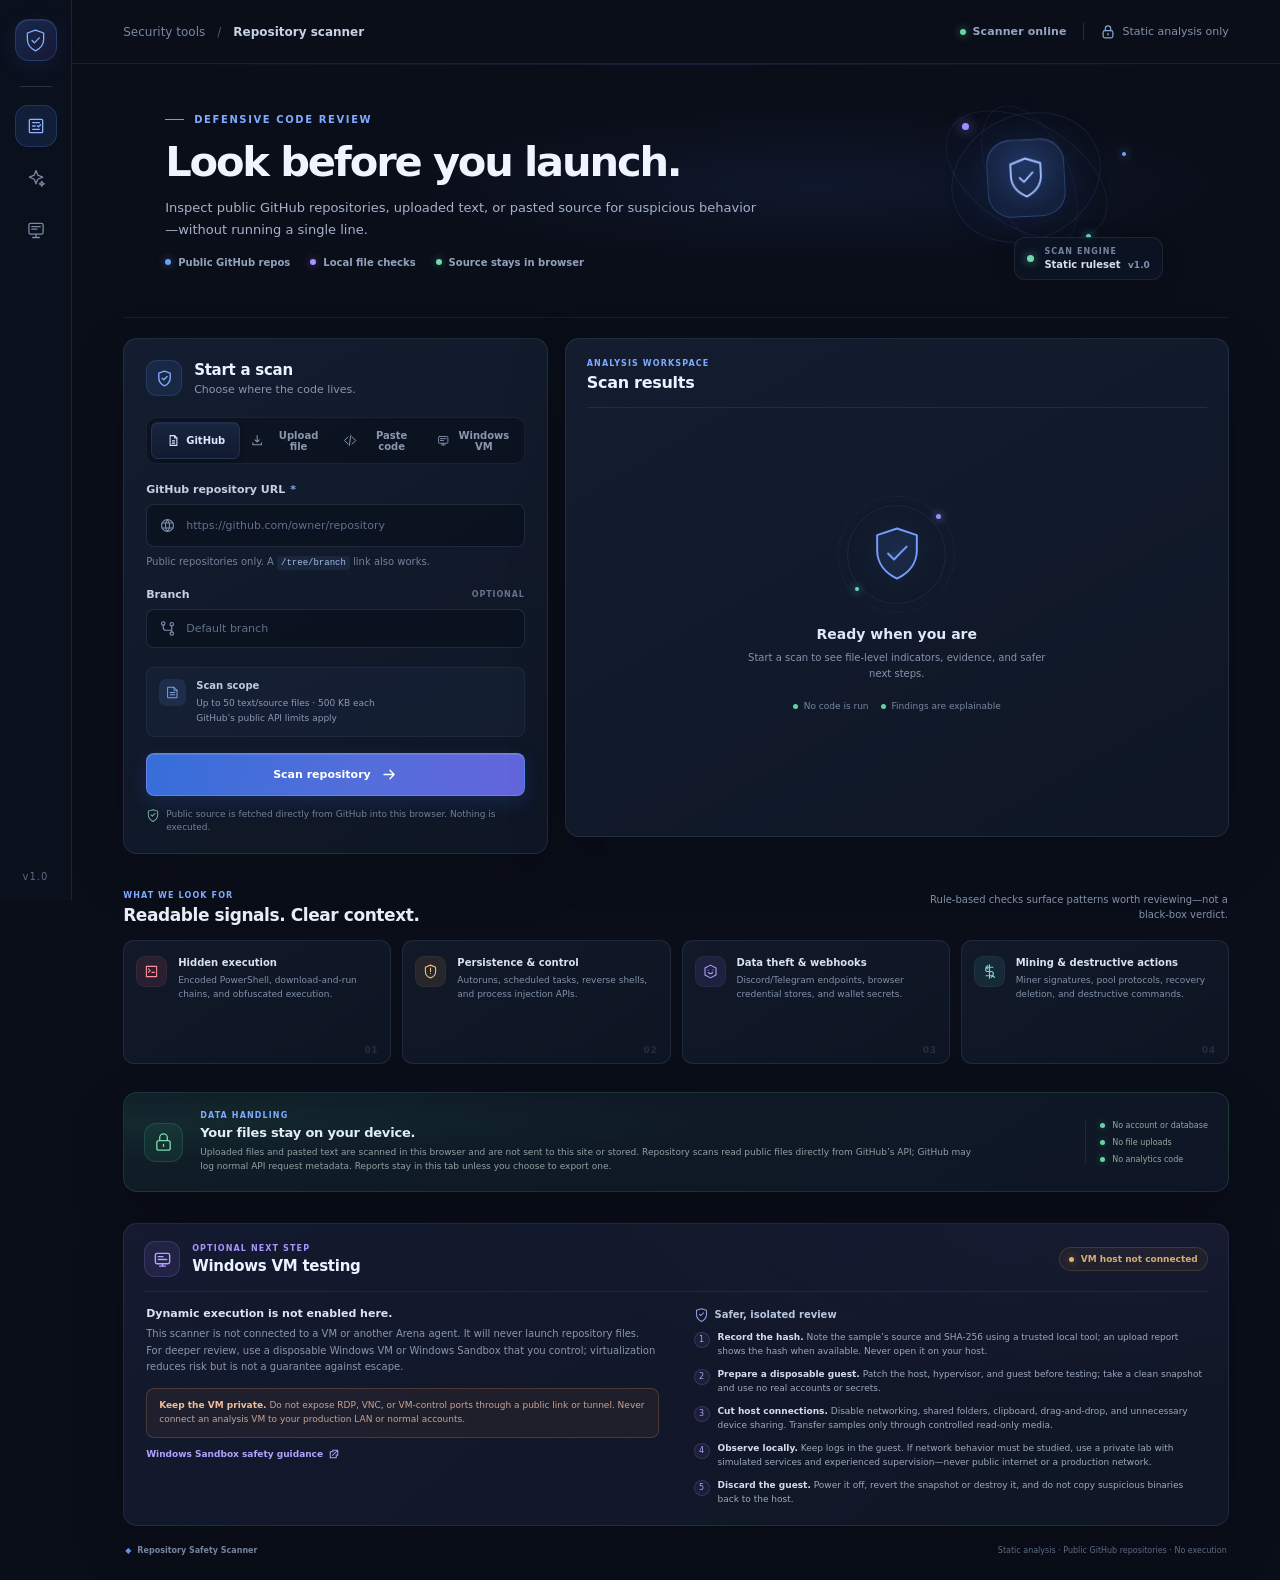
<file: index.html>
<!doctype html>
<html lang="en">
<head>
  <meta charset="utf-8">
  <meta name="viewport" content="width=device-width, initial-scale=1">
  <meta http-equiv="refresh" content="0; url=web/">
  <title>Repository Safety Scanner</title>
  <link rel="canonical" href="web/">
</head>
<body>
  <main>
    <h1>Repository Safety Scanner</h1>
    <p>Opening the scanner…</p>
    <p><a href="web/">Open the scanner</a></p>
  </main>
</body>
</html>
</file>
<file: web/styles.css>
:root {
  color-scheme: dark;
  --bg: #0a0e19;
  --bg-soft: #0d1322;
  --rail: #0b101d;
  --surface: #111a2b;
  --surface-raised: #141e31;
  --surface-soft: #0d1626;
  --line: rgba(153, 174, 207, .12);
  --line-strong: rgba(153, 174, 207, .2);
  --text: #eef3ff;
  --muted: #9aa8c1;
  --subtle: #6f7f9d;
  --blue: #5a91ff;
  --cyan: #5bd7d1;
  --violet: #a38bff;
  --green: #66d7a3;
  --red: #ff7187;
  --amber: #f4bc68;
  --shadow: 0 20px 60px rgba(0, 0, 0, .18);
  font-family: Inter, ui-sans-serif, system-ui, -apple-system, BlinkMacSystemFont, "Segoe UI", sans-serif;
  font-synthesis: none;
  text-rendering: optimizeLegibility;
  -webkit-font-smoothing: antialiased;
  -moz-osx-font-smoothing: grayscale;
}

* { box-sizing: border-box; }
html { min-width: 320px; scroll-behavior: smooth; background: var(--bg); }
body { min-width: 320px; margin: 0; background: var(--bg); color: var(--text); }
button, input, textarea { font: inherit; }
button { color: inherit; }
button:focus-visible, a:focus-visible, input:focus-visible, textarea:focus-visible, summary:focus-visible { outline: 2px solid #7baaff; outline-offset: 3px; }
[hidden] { display: none !important; }
a { color: inherit; }

.app-shell { min-height: 100vh; }
.side-rail {
  position: fixed; z-index: 5; inset: 0 auto 0 0; display: flex; flex-direction: column; align-items: center;
  width: 72px; padding: 19px 0 18px; background: var(--rail); border-right: 1px solid var(--line);
}
.brand-mark { display: grid; width: 42px; height: 42px; place-items: center; border: 1px solid rgba(105, 149, 255, .22); border-radius: 14px; background: linear-gradient(145deg, rgba(69, 128, 255, .22), rgba(106, 86, 215, .13)); box-shadow: inset 0 1px rgba(255,255,255,.07), 0 5px 22px rgba(48, 100, 210, .12); }
.brand-mark svg { width: 25px; height: 25px; fill: none; stroke: #8cb3ff; stroke-width: 2; stroke-linecap: round; stroke-linejoin: round; }
.rail-divider { width: 32px; height: 1px; margin: 25px 0 18px; background: var(--line-strong); }
.rail-link { display: grid; width: 42px; height: 42px; place-items: center; margin: 0 0 10px; border: 1px solid transparent; border-radius: 13px; color: #7988a5; transition: color .18s ease, background .18s ease, border-color .18s ease; }
.rail-link svg { width: 20px; height: 20px; fill: none; stroke: currentColor; stroke-width: 1.55; stroke-linecap: round; stroke-linejoin: round; }
.rail-link:hover { color: #c3d2ed; background: rgba(148, 170, 213, .07); }
.rail-link.is-active { color: #8eb4ff; border-color: rgba(91, 142, 253, .2); background: rgba(75, 126, 238, .13); }
.rail-spacer { flex: 1; }
.rail-version { color: #5d6a83; font-size: 10px; letter-spacing: .1em; }
.main-shell { min-height: 100vh; margin-left: 72px; }
.topbar { display: flex; height: 64px; align-items: center; justify-content: space-between; padding: 0 clamp(22px, 4vw, 58px); border-bottom: 1px solid var(--line); background: rgba(9, 14, 25, .74); }
.breadcrumbs, .topbar-right { display: flex; align-items: center; gap: 12px; color: #7887a3; font-size: 12px; }
.breadcrumbs strong { color: #c7d2e7; font-weight: 550; }
.crumb-slash { color: #485772; }
.topbar-right { gap: 16px; }
.live-indicator { display: inline-flex; align-items: center; gap: 7px; color: #95a6c2; font-size: 11px; font-weight: 600; letter-spacing: .01em; white-space: nowrap; }
.live-indicator i, .complete-badge i, .sandbox-state i { display: inline-block; width: 6px; height: 6px; border-radius: 50%; background: var(--green); box-shadow: 0 0 9px rgba(102, 215, 163, .62); }
.topbar-divider { width: 1px; height: 17px; background: var(--line-strong); }
.privacy-label { display: inline-flex; align-items: center; gap: 7px; color: #8391ab; font-size: 11px; white-space: nowrap; }
.privacy-label svg { width: 16px; height: 16px; fill: none; stroke: #87a4d3; stroke-width: 1.35; stroke-linecap: round; stroke-linejoin: round; }
main { max-width: 1550px; margin: 0 auto; padding: 0 clamp(22px, 4vw, 58px) 22px; }

.hero { position: relative; display: flex; min-height: 220px; align-items: center; justify-content: space-between; overflow: hidden; padding: 32px 54px 31px 42px; border-bottom: 1px solid rgba(134, 162, 208, .1); background: radial-gradient(ellipse at 63% 48%, rgba(49, 88, 174, .13), transparent 41%); }
.hero::before { position: absolute; top: 0; right: 0; left: 0; height: 1px; background: linear-gradient(90deg, transparent, rgba(103, 147, 240, .13), transparent); content: ""; }
.hero-copy { position: relative; z-index: 1; max-width: 665px; }
.eyebrow { display: flex; align-items: center; gap: 10px; margin: 0 0 13px; color: #80aaff; font-size: 10px; font-weight: 750; letter-spacing: .16em; }
.eyebrow-line { width: 19px; height: 1px; background: #679cff; }
.hero h1 { margin: 0; color: #f0f4ff; font-size: clamp(31px, 3.25vw, 43px); font-weight: 620; letter-spacing: -.052em; line-height: 1.13; }
.hero-description { max-width: 600px; margin: 12px 0 17px; color: #a5b2ca; font-size: 13px; line-height: 1.65; }
.hero-tags { display: flex; flex-wrap: wrap; gap: 8px 20px; }
.hero-tags span { display: inline-flex; align-items: center; gap: 7px; color: #93a2bc; font-size: 10px; font-weight: 550; }
.tag-dot { display: inline-block; width: 6px; height: 6px; border-radius: 50%; }
.dot-blue { background: #68a1ff; box-shadow: 0 0 9px rgba(104,161,255,.55); }
.dot-violet { background: #aa91ff; box-shadow: 0 0 9px rgba(170,145,255,.45); }
.dot-green { background: #6cdbac; box-shadow: 0 0 9px rgba(108,219,172,.45); }
.mobile-break { display: none; }
.hero-art { position: relative; width: 250px; height: 190px; flex: 0 0 250px; margin-right: 24px; }
.hero-shield { position: absolute; top: 43px; left: 86px; display: grid; width: 78px; height: 78px; place-items: center; border: 1px solid rgba(100, 147, 255, .26); border-radius: 24px; background: radial-gradient(circle at 50% 33%, rgba(71, 125, 235, .3), rgba(22, 37, 68, .8) 72%); box-shadow: 0 0 46px rgba(52, 103, 221, .19), inset 0 1px rgba(255,255,255,.08); transform: rotate(-3deg); }
.hero-shield svg { width: 48px; height: 48px; fill: none; stroke: #a0beff; stroke-width: 2.5; stroke-linecap: round; stroke-linejoin: round; filter: drop-shadow(0 0 8px rgba(104,151,255,.25)); }
.orbit { position: absolute; top: 19px; left: 48px; width: 154px; height: 125px; border: 1px solid rgba(112, 149, 220, .12); border-radius: 50%; transform: rotate(-25deg); }
.orbit-two { top: 27px; left: 36px; width: 179px; height: 105px; border-color: rgba(112, 149, 220, .1); transform: rotate(32deg); }
.orbit-three { top: 40px; left: 53px; width: 151px; height: 80px; border-color: rgba(112, 149, 220, .08); transform: rotate(65deg); }
.orbit-node, .empty-spark { position: absolute; display: block; border-radius: 50%; }
.node-one { top: 27px; left: 61px; width: 7px; height: 7px; background: #9f8cff; box-shadow: 0 0 12px #8f7cff; }
.node-two { top: 138px; left: 185px; width: 5px; height: 5px; background: #61d8d2; box-shadow: 0 0 10px #61d8d2; }
.node-three { top: 56px; left: 221px; width: 4px; height: 4px; background: #71a5ff; box-shadow: 0 0 10px #71a5ff; }
.hero-art-caption { position: absolute; right: -12px; bottom: 6px; display: flex; align-items: center; gap: 10px; padding: 9px 12px; border: 1px solid rgba(144, 166, 207, .12); border-radius: 11px; background: rgba(12, 20, 35, .87); box-shadow: 0 8px 25px rgba(0,0,0,.16); }
.caption-pulse { width: 7px; height: 7px; border-radius: 50%; background: #70d9b0; box-shadow: 0 0 10px rgba(112,217,176,.7); }
.hero-art-caption div { display: grid; gap: 3px; }
.hero-art-caption small { color: #7383a1; font-size: 8px; font-weight: 700; letter-spacing: .13em; }
.hero-art-caption strong { color: #d4def2; font-size: 10px; font-weight: 600; }
.hero-art-caption em { margin-left: 4px; color: #7e91b3; font-size: 9px; font-style: normal; }

.scanner-layout { display: grid; grid-template-columns: minmax(310px, .78fr) minmax(490px, 1.22fr); align-items: start; gap: 17px; padding-top: 20px; }
.surface-card { border: 1px solid var(--line); border-radius: 14px; background: linear-gradient(150deg, rgba(20, 30, 49, .97), rgba(15, 23, 38, .98)); box-shadow: var(--shadow); }
.scan-card { padding: 21px 22px 18px; }
.section-card-heading { display: flex; align-items: center; gap: 12px; }
.heading-icon { display: grid; width: 36px; height: 36px; flex: 0 0 36px; place-items: center; border: 1px solid rgba(98, 151, 255, .16); border-radius: 11px; background: rgba(69, 123, 231, .12); }
.heading-icon svg { width: 19px; height: 19px; fill: none; stroke: #82aaff; stroke-width: 1.45; stroke-linecap: round; stroke-linejoin: round; }
.section-card-heading h2, .results-card-heading h2, .sandbox-heading-wrap h2 { margin: 0; color: #ecf2ff; font-size: 15px; font-weight: 650; letter-spacing: -.018em; }
.section-card-heading p:not(.eyebrow) { margin: 4px 0 0; color: #8796b0; font-size: 11px; }
.mode-switch { display: grid; grid-template-columns: repeat(4, minmax(0, 1fr)); gap: 4px; margin: 21px 0 19px; padding: 4px; border: 1px solid rgba(145, 166, 207, .1); border-radius: 10px; background: rgba(8, 14, 25, .55); }
.mode-tab { display: inline-flex; min-height: 37px; align-items: center; justify-content: center; gap: 7px; border: 1px solid transparent; border-radius: 7px; background: transparent; color: #8997b0; cursor: pointer; font-size: 11px; font-weight: 580; transition: all .16s ease; }
.mode-tab svg { width: 15px; height: 15px; fill: none; stroke: currentColor; stroke-width: 1.4; stroke-linecap: round; stroke-linejoin: round; }
.mode-tab:hover { color: #d6e1f6; }
.mode-tab.is-selected { border-color: rgba(114, 151, 229, .14); background: linear-gradient(180deg, rgba(91, 132, 221, .16), rgba(60, 94, 167, .11)); color: #dce7fb; box-shadow: inset 0 1px rgba(255,255,255,.035), 0 2px 6px rgba(0,0,0,.13); }
.scan-form { display: block; }
.field-label { display: flex; align-items: center; gap: 5px; margin: 0 0 8px; color: #c5d0e3; font-size: 11px; font-weight: 600; }
.required-mark { color: #7ea7ff; }
.optional-mark { margin-left: auto; color: #64738d; font-size: 8px; font-weight: 700; letter-spacing: .11em; }
.input-wrap { display: flex; height: 43px; align-items: center; gap: 10px; border: 1px solid rgba(145, 168, 212, .16); border-radius: 8px; background: rgba(8, 14, 25, .58); transition: border-color .15s ease, box-shadow .15s ease; }
.input-wrap:focus-within { border-color: rgba(107, 158, 255, .58); box-shadow: 0 0 0 3px rgba(75, 126, 238, .1); }
.input-wrap > svg { width: 17px; height: 17px; flex: 0 0 17px; margin-left: 12px; fill: none; stroke: #7e91b1; stroke-width: 1.35; stroke-linecap: round; stroke-linejoin: round; }
.input-wrap input { width: 100%; min-width: 0; height: 100%; padding: 0 12px 0 0; border: 0; outline: 0; background: transparent; color: #e3ebf9; font-size: 11px; }
.input-wrap input::placeholder, textarea::placeholder, .search-box input::placeholder { color: #60708c; opacity: 1; }
.field-hint { margin: 7px 0 17px; color: #74829a; font-size: 10px; line-height: 1.5; }
.field-hint code { padding: 2px 4px; border-radius: 3px; background: rgba(81, 113, 172, .13); color: #a2bce9; font-family: ui-monospace, SFMono-Regular, Menlo, Consolas, monospace; font-size: 9px; }
.branch-label { margin-top: 1px; }
.branch-input-wrap { height: 39px; }
.scan-scope { display: flex; align-items: flex-start; gap: 10px; margin: 19px 0 16px; padding: 11px 12px; border: 1px solid rgba(110, 145, 204, .1); border-radius: 8px; background: rgba(43, 65, 101, .16); }
.scope-icon { display: grid; width: 27px; height: 27px; flex: 0 0 27px; place-items: center; border-radius: 7px; background: rgba(87, 132, 213, .14); }
.scope-icon svg { width: 15px; height: 15px; fill: none; stroke: #88a9e5; stroke-width: 1.25; stroke-linecap: round; stroke-linejoin: round; }
.scan-scope p { display: grid; gap: 3px; margin: 0; color: #899ab6; font-size: 9px; line-height: 1.4; }
.scan-scope p strong { margin-bottom: 1px; color: #bdcbe1; font-size: 10px; font-weight: 650; }
.primary-button { display: flex; width: 100%; height: 43px; align-items: center; justify-content: center; gap: 10px; border: 1px solid rgba(121, 161, 255, .45); border-radius: 8px; background: linear-gradient(105deg, #366ed9, #536edb 57%, #6465dc); box-shadow: 0 6px 18px rgba(48, 91, 193, .23), inset 0 1px rgba(255,255,255,.12); color: #fff; cursor: pointer; font-size: 11px; font-weight: 680; transition: filter .15s ease, transform .15s ease, opacity .15s ease; }
.primary-button:hover:not(:disabled) { filter: brightness(1.1); transform: translateY(-1px); }
.primary-button:active:not(:disabled) { transform: translateY(0); }
.primary-button:disabled { cursor: wait; opacity: .72; }
.primary-button svg { width: 17px; height: 17px; fill: none; stroke: currentColor; stroke-width: 1.6; stroke-linecap: round; stroke-linejoin: round; }
.form-footnote { display: flex; align-items: flex-start; gap: 6px; margin: 12px 0 0; color: #6f7f98; font-size: 9px; line-height: 1.5; }
.form-footnote svg { width: 14px; height: 14px; flex: 0 0 14px; fill: none; stroke: #75aa9b; stroke-width: 1.3; stroke-linecap: round; stroke-linejoin: round; }
#code-input { display: block; width: 100%; min-height: 198px; resize: vertical; padding: 12px; border: 1px solid rgba(145, 168, 212, .16); border-radius: 8px; background: rgba(8, 14, 25, .62); color: #dce7f9; font-family: ui-monospace, SFMono-Regular, Menlo, Consolas, monospace; font-size: 10px; line-height: 1.65; }
#code-input:focus { border-color: rgba(107, 158, 255, .58); box-shadow: 0 0 0 3px rgba(75, 126, 238, .1); outline: 0; }
.code-label { margin-top: 16px; }
.compact-scope { margin: 13px 0 14px; }

.results-card { min-height: 490px; padding: 20px 21px 18px; overflow: hidden; }
.results-card-heading { display: flex; min-height: 37px; align-items: center; justify-content: space-between; padding-bottom: 15px; border-bottom: 1px solid var(--line); }
.small-eyebrow { margin: 0 0 5px; font-size: 8px; letter-spacing: .14em; }
.results-card-heading h2 { font-size: 16px; }
.results-heading-actions { display: flex; align-items: center; gap: 10px; }
.icon-button { display: grid; width: 32px; height: 32px; place-items: center; border: 1px solid var(--line-strong); border-radius: 8px; background: rgba(25, 38, 60, .65); color: #a9bad4; cursor: pointer; }
.icon-button:hover { border-color: rgba(108, 152, 244, .45); color: #e6efff; }
.icon-button svg { width: 17px; height: 17px; fill: none; stroke: currentColor; stroke-width: 1.5; stroke-linecap: round; stroke-linejoin: round; }
.text-button { padding: 6px 3px; border: 0; background: none; color: #8ea9dc; cursor: pointer; font-size: 10px; font-weight: 600; }
.text-button:hover { color: #c1d3f5; text-decoration: underline; }
.empty-state { display: flex; min-height: 410px; flex-direction: column; align-items: center; justify-content: center; padding: 28px 30px 40px; text-align: center; }
.empty-illustration { position: relative; display: grid; width: 118px; height: 118px; place-items: center; margin: -8px 0 10px; }
.empty-illustration > svg { position: relative; z-index: 1; width: 68px; height: 68px; fill: rgba(65, 106, 193, .13); stroke: #759cff; stroke-width: 2.1; stroke-linecap: round; stroke-linejoin: round; filter: drop-shadow(0 0 14px rgba(83, 131, 235, .27)); }
.empty-ring { position: absolute; border: 1px solid rgba(113, 150, 222, .11); border-radius: 50%; }
.ring-a { width: 99px; height: 99px; }
.ring-b { width: 117px; height: 117px; border-style: dashed; border-color: rgba(113, 150, 222, .09); }
.spark-a { top: 19px; right: 15px; width: 5px; height: 5px; background: #9c8aff; box-shadow: 0 0 9px #9c8aff; }
.spark-b { bottom: 22px; left: 17px; width: 4px; height: 4px; background: #65d9d3; box-shadow: 0 0 8px #65d9d3; }
.empty-state h3 { margin: 3px 0 8px; color: #dfe8f8; font-size: 14px; font-weight: 640; }
.empty-state > p { max-width: 310px; margin: 0; color: #8493ad; font-size: 10px; line-height: 1.6; }
.empty-points { display: flex; flex-wrap: wrap; justify-content: center; gap: 12px; margin-top: 19px; }
.empty-points span { display: inline-flex; align-items: center; gap: 6px; color: #7686a0; font-size: 9px; }
.empty-points i { width: 5px; height: 5px; border-radius: 50%; background: #68d0a1; }
.scan-progress { display: flex; min-height: 410px; flex-direction: column; justify-content: center; padding: 30px 34px; }
.progress-title-row { display: flex; align-items: center; gap: 13px; }
.progress-title-row > div:last-child { display: grid; gap: 5px; }
.progress-title-row strong { color: #e3ebf9; font-size: 12px; font-weight: 630; }
.progress-title-row span { color: #8392ac; font-size: 10px; }
.spinner { width: 28px; height: 28px; flex: 0 0 28px; border: 2px solid rgba(108, 151, 238, .2); border-top-color: #77a4ff; border-radius: 50%; animation: spin .85s linear infinite; }
@keyframes spin { to { transform: rotate(360deg); } }
.progress-track { height: 5px; overflow: hidden; margin: 26px 0 10px; border-radius: 9px; background: rgba(92, 118, 164, .15); }
.progress-track span { display: block; width: 10%; height: 100%; border-radius: inherit; background: linear-gradient(90deg, #5489f1, #75bddc, #a58eff); box-shadow: 0 0 13px rgba(103, 154, 255, .42); transition: width .3s ease; }
.progress-caption { display: flex; justify-content: space-between; color: #73829c; font-size: 9px; }
.progress-caption .live-indicator { font-size: 8px; letter-spacing: .1em; }
.progress-caption .live-indicator i { width: 5px; height: 5px; }
.error-state { display: flex; min-height: 410px; align-items: center; justify-content: center; gap: 14px; padding: 28px; }
.error-icon { display: grid; width: 38px; height: 38px; flex: 0 0 38px; place-items: center; border: 1px solid rgba(255, 113, 135, .2); border-radius: 11px; background: rgba(206, 66, 94, .1); }
.error-icon svg { width: 20px; height: 20px; fill: none; stroke: #ff8294; stroke-width: 1.5; stroke-linecap: round; stroke-linejoin: round; }
.error-state h3 { margin: 0 0 6px; color: #f1dce1; font-size: 13px; }
.error-state p { max-width: 345px; margin: 0; color: #a88c97; font-size: 10px; line-height: 1.6; }
.error-state .text-button { margin-top: 8px; }
.scan-results { padding-top: 12px; }
.report-source-row { display: flex; align-items: center; gap: 9px; min-width: 0; margin: 0 0 13px; }
.source-repo-icon { display: grid; width: 31px; height: 31px; flex: 0 0 31px; place-items: center; border: 1px solid rgba(111, 152, 229, .15); border-radius: 9px; background: rgba(74, 113, 190, .13); }
.source-repo-icon svg { width: 16px; height: 16px; fill: none; stroke: #8fb0eb; stroke-width: 1.35; stroke-linecap: round; stroke-linejoin: round; }
.report-source-text { display: grid; min-width: 0; gap: 3px; }
.report-source-text strong { overflow: hidden; color: #dce6f6; font-size: 10px; font-weight: 630; text-overflow: ellipsis; white-space: nowrap; }
.report-source-text span { color: #7788a5; font-size: 9px; }
.complete-badge { display: inline-flex; align-items: center; gap: 6px; margin-left: auto; padding: 5px 7px; border: 1px solid rgba(100, 209, 158, .13); border-radius: 20px; background: rgba(51, 151, 109, .08); color: #7fd6ac; font-size: 8px; font-weight: 650; white-space: nowrap; }
.complete-badge i { width: 5px; height: 5px; }
.overview-grid { display: grid; grid-template-columns: minmax(170px, .85fr) minmax(185px, 1.15fr); gap: 10px; }
.risk-panel { min-height: 132px; padding: 12px 14px 10px; border: 1px solid rgba(96, 135, 205, .15); border-radius: 10px; background: radial-gradient(ellipse at 90% 0%, rgba(66, 101, 183, .15), transparent 52%), rgba(9, 16, 30, .58); }
.risk-top { display: flex; align-items: center; justify-content: space-between; gap: 6px; }
.risk-label { color: #8091ae; font-size: 8px; font-weight: 740; letter-spacing: .12em; }
.risk-pill { max-width: 100px; overflow: hidden; padding: 4px 7px; border: 1px solid rgba(105, 212, 165, .2); border-radius: 12px; background: rgba(68, 181, 130, .1); color: #81dbb2; font-size: 8px; font-weight: 650; text-overflow: ellipsis; white-space: nowrap; }
.risk-pill.risk-guarded { border-color: rgba(244, 188, 104, .23); background: rgba(244, 188, 104, .1); color: #edc47f; }
.risk-pill.risk-elevated { border-color: rgba(245, 153, 86, .23); background: rgba(245, 153, 86, .1); color: #f4a66f; }
.risk-pill.risk-high, .risk-pill.risk-critical { border-color: rgba(255, 113, 135, .23); background: rgba(255, 113, 135, .1); color: #ff91a1; }
.risk-main { display: flex; align-items: baseline; gap: 4px; margin-top: 6px; }
.risk-main strong { color: #f0f4fe; font-size: 30px; font-weight: 650; letter-spacing: -.06em; line-height: 1.08; }
.risk-main span { color: #71809b; font-size: 9px; }
.risk-meter { height: 4px; overflow: hidden; margin: 9px 0 8px; border-radius: 5px; background: rgba(98, 119, 159, .16); }
.risk-meter span { display: block; width: 0; height: 100%; border-radius: inherit; background: linear-gradient(90deg, #5dcd9c, #e8bb68 58%, #ff657e); transition: width .4s ease; }
#risk-note { margin: 0; color: #7888a1; font-size: 8px; line-height: 1.45; }
.metric-panel { display: flex; flex-direction: column; justify-content: space-around; padding: 9px 13px; border: 1px solid var(--line); border-radius: 10px; background: rgba(9, 16, 30, .4); }
.metric-block { display: flex; align-items: center; gap: 9px; }
.metric-block > div { display: grid; gap: 2px; }
.metric-block strong { color: #dce6f7; font-size: 13px; font-weight: 640; line-height: 1; }
.metric-block span:last-child { color: #8090aa; font-size: 8px; }
.metric-symbol { display: grid; width: 25px; height: 25px; flex: 0 0 25px; place-items: center; border-radius: 7px; background: rgba(100, 135, 202, .1); }
.metric-symbol svg { width: 14px; height: 14px; fill: none; stroke: currentColor; stroke-width: 1.4; stroke-linecap: round; stroke-linejoin: round; }
.findings-symbol { color: #f0b46e; background: rgba(221, 149, 70, .1); }
.files-symbol { color: #86adff; background: rgba(88, 132, 218, .11); }
.skipped-symbol { color: #9b8de3; background: rgba(131, 113, 207, .11); }
.metric-separator { height: 1px; margin: 5px 0 5px 34px; background: rgba(145, 164, 198, .1); }
.severity-summary { display: flex; flex-wrap: wrap; gap: 6px; margin: 12px 0 18px; }
.filter-chip { display: inline-flex; min-height: 24px; align-items: center; gap: 6px; padding: 0 8px; border: 1px solid rgba(145, 164, 198, .13); border-radius: 7px; background: rgba(22, 33, 52, .54); color: #8492aa; cursor: pointer; font-size: 8px; transition: background .15s ease, border-color .15s ease, color .15s ease; }
.filter-chip:hover { border-color: rgba(123, 156, 218, .32); color: #d2ddef; }
.filter-chip.is-selected { border-color: rgba(112, 153, 228, .33); background: rgba(76, 116, 192, .16); color: #d6e3fb; }
.filter-chip strong { color: #dbe4f3; font-size: 9px; font-weight: 700; }
.findings-heading-row { display: flex; align-items: center; justify-content: space-between; gap: 10px; margin-bottom: 9px; }
.findings-heading-row h3 { margin: 0 0 4px; color: #dce5f5; font-size: 11px; font-weight: 650; }
.findings-heading-row > div > span { color: #74839d; font-size: 8px; }
.search-box { display: flex; width: 148px; height: 29px; align-items: center; gap: 6px; padding: 0 8px; border: 1px solid rgba(138, 158, 196, .13); border-radius: 7px; background: rgba(8, 14, 25, .43); }
.search-box svg { width: 14px; height: 14px; flex: 0 0 14px; fill: none; stroke: #70809a; stroke-width: 1.4; stroke-linecap: round; }
.search-box input { width: 100%; min-width: 0; border: 0; outline: 0; background: transparent; color: #dce5f3; font-size: 9px; }
.search-box:focus-within { border-color: rgba(107, 158, 255, .48); }
.findings-list { display: grid; gap: 7px; }
.finding-card { overflow: hidden; border: 1px solid rgba(141, 160, 198, .13); border-left-width: 2px; border-radius: 8px; background: rgba(10, 17, 30, .44); }
.finding-card.severity-critical { border-left-color: #ff657e; }
.finding-card.severity-high { border-left-color: #ff8793; }
.finding-card.severity-medium { border-left-color: #e9b460; }
.finding-card.severity-low { border-left-color: #82a5e9; }
.finding-card summary { display: flex; min-height: 46px; align-items: center; gap: 8px; padding: 8px 10px; cursor: pointer; list-style: none; }
.finding-card summary::-webkit-details-marker { display: none; }
.finding-card summary::after { width: 6px; height: 6px; flex: 0 0 6px; margin-left: auto; border-right: 1px solid #72819b; border-bottom: 1px solid #72819b; content: ""; transform: rotate(45deg) translateY(-2px); transition: transform .15s ease; }
.finding-card[open] summary::after { transform: rotate(225deg) translate(-1px,-1px); }
.severity-tag { display: inline-flex; flex: 0 0 auto; align-items: center; padding: 4px 6px; border: 1px solid transparent; border-radius: 5px; font-size: 7px; font-weight: 750; letter-spacing: .05em; text-transform: uppercase; }
.severity-tag.severity-critical, .severity-tag.severity-high { border-color: rgba(255, 117, 137, .15); background: rgba(232, 83, 108, .11); color: #ff98a6; }
.severity-tag.severity-medium { border-color: rgba(235, 188, 109, .14); background: rgba(227, 169, 78, .1); color: #edc27e; }
.severity-tag.severity-low { border-color: rgba(119, 157, 229, .15); background: rgba(98, 139, 219, .1); color: #a8c1f2; }
.finding-title { overflow: hidden; color: #d4dfef; font-size: 9px; font-weight: 610; text-overflow: ellipsis; white-space: nowrap; }
.finding-location { display: flex; overflow: hidden; align-items: center; gap: 5px; max-width: 45%; margin-left: auto; color: #8190aa; font-size: 8px; white-space: nowrap; }
.finding-location svg { width: 12px; height: 12px; flex: 0 0 12px; fill: none; stroke: #7187ae; stroke-width: 1.3; stroke-linecap: round; stroke-linejoin: round; }
.finding-location span { overflow: hidden; text-overflow: ellipsis; }
.finding-location em { color: #60718c; font-size: 8px; font-style: normal; }
.finding-detail { padding: 0 11px 11px; }
.finding-detail p { margin: 8px 0 0; color: #9eacc2; font-size: 9px; line-height: 1.55; }
.finding-detail p strong { color: #ccd8e9; font-weight: 620; }
.finding-detail pre { overflow-x: auto; margin: 9px 0 0; padding: 9px 10px; border: 1px solid rgba(143, 163, 200, .09); border-radius: 6px; background: rgba(3, 8, 16, .54); color: #b8c9e1; font-family: ui-monospace, SFMono-Regular, Menlo, Consolas, monospace; font-size: 8px; line-height: 1.5; white-space: pre-wrap; word-break: break-word; }
.findings-empty { padding: 18px 10px; border: 1px dashed rgba(141, 160, 198, .16); border-radius: 7px; color: #7d8ca6; font-size: 9px; text-align: center; }
.file-inventory { margin-top: 12px; border: 1px solid rgba(140, 160, 196, .12); border-radius: 8px; background: rgba(7, 13, 24, .35); }
.file-inventory summary { display: flex; align-items: center; gap: 8px; padding: 10px 11px; color: #aab9d1; cursor: pointer; font-size: 9px; font-weight: 600; list-style: none; }
.file-inventory summary::-webkit-details-marker { display: none; }
.file-inventory summary > svg { width: 13px; height: 13px; margin-left: auto; fill: none; stroke: #7b8ba8; stroke-width: 1.5; transition: transform .15s ease; }
.file-inventory[open] summary > svg { transform: rotate(180deg); }
.inventory-count { padding: 3px 6px; border-radius: 10px; background: rgba(100, 134, 196, .13); color: #a7b8d5; font-size: 8px; }
.file-inventory ul { display: grid; grid-template-columns: repeat(2, minmax(0, 1fr)); gap: 3px 12px; max-height: 180px; overflow: auto; margin: 0; padding: 0 11px 10px; list-style: none; }
.file-inventory li { overflow: hidden; color: #8494af; font-family: ui-monospace, SFMono-Regular, Menlo, Consolas, monospace; font-size: 8px; text-overflow: ellipsis; white-space: nowrap; }
.file-inventory li::before { margin-right: 6px; color: #64cfa4; content: "✓"; }
.warnings-list { display: grid; gap: 6px; margin-top: 11px; }
.warning-item { display: flex; align-items: flex-start; gap: 7px; padding: 8px 9px; border: 1px solid rgba(229, 181, 104, .11); border-radius: 7px; background: rgba(161, 118, 45, .065); color: #b6a079; font-size: 8px; line-height: 1.5; }
.warning-item svg { width: 13px; height: 13px; flex: 0 0 13px; fill: none; stroke: #ddb365; stroke-width: 1.4; stroke-linecap: round; stroke-linejoin: round; }
.report-disclaimer { margin: 10px 0 0; color: #687893; font-size: 8px; line-height: 1.5; }

.coverage-section { margin-top: 37px; }
.coverage-heading { display: flex; align-items: flex-end; justify-content: space-between; gap: 18px; margin-bottom: 15px; }
.coverage-heading h2 { margin: 0; color: #e6edf9; font-size: 17px; font-weight: 620; letter-spacing: -.025em; }
.coverage-heading > p { max-width: 325px; margin: 0 1px 2px 0; color: #8190aa; font-size: 10px; line-height: 1.55; text-align: right; }
.coverage-grid { display: grid; grid-template-columns: repeat(4, minmax(0, 1fr)); gap: 11px; }
.coverage-card { position: relative; display: flex; min-height: 124px; gap: 11px; padding: 15px 12px; overflow: hidden; border: 1px solid var(--line); border-radius: 11px; background: linear-gradient(145deg, rgba(18, 27, 44, .9), rgba(14, 21, 35, .9)); }
.coverage-icon { display: grid; width: 31px; height: 31px; flex: 0 0 31px; place-items: center; border: 1px solid rgba(255,255,255,.04); border-radius: 9px; }
.coverage-icon svg { width: 17px; height: 17px; fill: none; stroke: currentColor; stroke-width: 1.3; stroke-linecap: round; stroke-linejoin: round; }
.icon-rose { color: #fa90a0; background: rgba(211, 83, 108, .13); }
.icon-amber { color: #efbf73; background: rgba(199, 143, 64, .12); }
.icon-violet { color: #ad9aff; background: rgba(129, 102, 216, .13); }
.icon-cyan { color: #79d3d0; background: rgba(67, 162, 164, .13); }
.coverage-card h3 { margin: 1px 0 6px; color: #d7e1f1; font-size: 10px; font-weight: 620; }
.coverage-card p { max-width: 220px; margin: 0; color: #8290a9; font-size: 9px; line-height: 1.55; }
.coverage-number { position: absolute; right: 12px; bottom: 8px; color: rgba(131, 151, 187, .2); font-size: 9px; font-weight: 700; letter-spacing: .08em; }

.sandbox-section { margin-top: 31px; padding: 17px 20px 18px; border-color: rgba(141, 127, 204, .14); background: radial-gradient(ellipse at 94% 0%, rgba(113, 79, 183, .07), transparent 42%), linear-gradient(140deg, rgba(21, 27, 48, .96), rgba(15, 22, 37, .98)); }
.sandbox-topline { display: flex; align-items: center; justify-content: space-between; gap: 12px; padding-bottom: 14px; border-bottom: 1px solid rgba(155, 150, 195, .11); }
.sandbox-heading-wrap .eyebrow { margin-bottom: 4px; color: #a993ff; }
.purple-icon { border-color: rgba(156, 132, 242, .18); background: rgba(119, 93, 202, .14); }
.purple-icon svg { stroke: #b5a3ff; }
.sandbox-state { display: inline-flex; align-items: center; gap: 7px; padding: 6px 9px; border: 1px solid rgba(237, 185, 100, .15); border-radius: 20px; background: rgba(168, 121, 48, .08); color: #d2ae72; font-size: 9px; font-weight: 600; white-space: nowrap; }
.sandbox-state i { width: 5px; height: 5px; background: #e2b567; box-shadow: 0 0 8px rgba(226,181,103,.5); }
.sandbox-content { display: grid; grid-template-columns: 1fr 1fr; gap: 35px; padding: 15px 2px 0; }
.sandbox-explainer h3 { margin: 0 0 6px; color: #dbe4f3; font-size: 11px; font-weight: 640; }
.sandbox-explainer p { max-width: 510px; margin: 0; color: #8997b0; font-size: 10px; line-height: 1.65; }
.sandbox-warning { max-width: 580px; margin-top: 12px; padding: 10px 12px; border: 1px solid rgba(239, 169, 111, .2); border-radius: 8px; background: rgba(183, 100, 63, .08); color: #c4a395; font-size: 9px; line-height: 1.55; }
.sandbox-warning strong { color: #f0bd99; }
.safe-link { display: inline-flex; align-items: center; gap: 5px; margin-top: 10px; color: #b1a1ff; font-size: 9px; font-weight: 590; text-decoration: none; }
.safe-link:hover { color: #d0c5ff; text-decoration: underline; }
.safe-link svg { width: 12px; height: 12px; fill: none; stroke: currentColor; stroke-width: 1.4; stroke-linecap: round; stroke-linejoin: round; }
.checklist-title { display: flex; align-items: center; gap: 6px; margin: 0 0 9px; color: #b8c5dc; font-size: 10px; font-weight: 640; }
.checklist-title svg { width: 15px; height: 15px; fill: none; stroke: #8d9ee4; stroke-width: 1.25; stroke-linecap: round; stroke-linejoin: round; }
.sandbox-checklist ul { display: grid; gap: 9px; margin: 0; padding: 0; list-style: none; }
.sandbox-checklist li { display: flex; align-items: flex-start; gap: 8px; color: #9ba8bd; font-size: 9px; line-height: 1.55; }
.sandbox-checklist li > span { display: grid; width: 16px; height: 16px; flex: 0 0 16px; margin-top: 1px; place-items: center; border: 1px solid rgba(156, 140, 225, .2); border-radius: 50%; background: rgba(122, 98, 201, .1); color: #b0a2eb; font-size: 8px; }
.sandbox-checklist li strong { color: #d3dcef; font-weight: 620; }
.app-footer { display: flex; align-items: center; justify-content: space-between; gap: 12px; padding: 20px 2px 4px; color: #5c6b84; font-size: 8px; }
.app-footer > span:first-child { display: inline-flex; align-items: center; gap: 6px; color: #75849e; font-weight: 600; }
.footer-mark { color: #668fec; font-size: 8px; }

@media (min-width: 1500px) {
  .scanner-layout { grid-template-columns: minmax(340px, .75fr) minmax(580px, 1.25fr); }
}
@media (max-width: 1120px) {
  .scanner-layout { grid-template-columns: minmax(300px, .88fr) minmax(430px, 1.12fr); }
  .hero { padding-left: 30px; padding-right: 30px; }
  .hero-art { margin-right: 0; transform: scale(.9); transform-origin: center right; }
  .coverage-grid { grid-template-columns: repeat(2, minmax(0, 1fr)); }
  .coverage-card { min-height: 105px; }
}
@media (max-width: 900px) {
  .scanner-layout { grid-template-columns: minmax(270px, .82fr) minmax(390px, 1.18fr); gap: 12px; }
  main { padding-right: 22px; padding-left: 22px; }
  .scan-card, .results-card { padding-right: 16px; padding-left: 16px; }
  .overview-grid { grid-template-columns: 1fr; }
  .risk-panel { min-height: 120px; }
  .metric-panel { flex-direction: row; align-items: center; gap: 9px; min-height: 61px; padding: 8px; }
  .metric-block { gap: 6px; }
  .metric-separator { width: 1px; height: 27px; margin: 0; }
  .metric-symbol { width: 23px; height: 23px; flex-basis: 23px; }
}
@media (max-width: 760px) {
  .side-rail { position: fixed; inset: auto 0 0; width: 100%; height: 54px; flex-direction: row; justify-content: center; gap: 18px; padding: 6px 12px; border-top: 1px solid var(--line); border-right: 0; background: rgba(11, 16, 29, .96); backdrop-filter: blur(14px); }
  .brand-mark { display: none; }
  .rail-divider, .rail-spacer, .rail-version { display: none; }
  .rail-link { width: 40px; height: 40px; margin: 0; }
  .main-shell { margin-left: 0; padding-bottom: 54px; }
  .topbar { height: 55px; padding: 0 19px; }
  .topbar-right { gap: 10px; }
  .privacy-label { font-size: 0; }
  .privacy-label svg { width: 17px; height: 17px; }
  main { padding: 0 18px 17px; }
  .hero { min-height: 205px; padding: 29px 10px 25px; }
  .hero-art { width: 150px; flex-basis: 150px; margin-left: -15px; transform: scale(.68); transform-origin: center right; }
  .hero-copy { max-width: 68%; }
  .hero h1 { font-size: clamp(29px, 6vw, 38px); }
  .hero-description { max-width: 490px; font-size: 12px; }
  .hero-tags { gap: 8px 12px; }
  .scanner-layout { grid-template-columns: minmax(0, 1fr); }
  .scan-card { order: 0; }
  .results-card { min-height: 390px; order: 1; }
  .empty-state, .scan-progress, .error-state { min-height: 330px; }
  .coverage-section { margin-top: 31px; }
  .coverage-heading { align-items: flex-start; flex-direction: column; gap: 8px; }
  .coverage-heading > p { max-width: 430px; text-align: left; }
  .sandbox-content { gap: 20px; }
  .app-footer { padding-bottom: 4px; }
}
@media (max-width: 520px) {
  .topbar { padding: 0 15px; }
  .breadcrumbs { gap: 8px; font-size: 10px; }
  .topbar-right { gap: 8px; }
  .topbar-right .live-indicator { font-size: 0; gap: 0; }
  .topbar-right .live-indicator i { width: 6px; height: 6px; }
  .topbar-divider { display: none; }
  main { padding: 0 13px 14px; }
  .hero { min-height: 205px; padding: 25px 3px 22px; }
  .hero-copy { max-width: 100%; }
  .hero h1 { max-width: 330px; font-size: 34px; }
  .hero-description { max-width: 340px; padding-right: 2px; font-size: 11px; }
  .hero-tags { max-width: 350px; gap: 7px 11px; }
  .hero-tags span { font-size: 9px; }
  .hero-art { position: absolute; right: -55px; bottom: -23px; opacity: .35; transform: scale(.75); }
  .hero-art-caption { display: none; }
  .mobile-break { display: initial; }
  .scanner-layout { padding-top: 14px; }
  .scan-card { padding: 17px 14px 15px; }
  .results-card { padding: 16px 13px; }
  .mode-switch { margin-top: 17px; }
  .mode-tab { font-size: 10px; }
  .mode-tab svg { width: 14px; height: 14px; }
  .overview-grid { grid-template-columns: minmax(0, 1fr) minmax(135px, .95fr); gap: 7px; }
  .metric-panel { flex-direction: column; align-items: stretch; justify-content: space-around; gap: 2px; padding: 7px; }
  .metric-block { gap: 6px; }
  .metric-block strong { font-size: 12px; }
  .metric-block span:last-child { font-size: 7px; }
  .metric-symbol { width: 21px; height: 21px; flex-basis: 21px; }
  .metric-separator { width: auto; height: 1px; margin: 3px 0 3px 27px; }
  .risk-panel { padding: 11px 10px 9px; }
  .risk-main strong { font-size: 27px; }
  .risk-pill { max-width: 88px; font-size: 7px; }
  .findings-heading-row { align-items: flex-start; flex-direction: column; }
  .search-box { width: 100%; }
  .finding-card summary { flex-wrap: wrap; gap: 5px 7px; }
  .finding-title { flex: 1 1 45%; }
  .finding-location { max-width: calc(100% - 60px); margin-left: 0; }
  .finding-card summary::after { margin-left: auto; }
  .file-inventory ul { grid-template-columns: minmax(0, 1fr); }
  .coverage-grid { grid-template-columns: minmax(0, 1fr); gap: 8px; }
  .coverage-card { min-height: 88px; }
  .coverage-card p { max-width: 280px; }
  .sandbox-section { padding: 15px 13px; }
  .sandbox-topline { align-items: flex-start; flex-direction: column; }
  .sandbox-state { margin-left: 47px; }
  .sandbox-content { grid-template-columns: 1fr; gap: 17px; }
  .app-footer { align-items: flex-start; flex-direction: column; gap: 7px; }
}
@media (prefers-reduced-motion: reduce) {
  *, *::before, *::after { scroll-behavior: auto !important; animation-duration: .01ms !important; animation-iteration-count: 1 !important; transition-duration: .01ms !important; }
}


/* Meter widths are quantized into classes so no content is inserted as inline CSS. */
.progress-track span.meter-0, .risk-meter span.meter-0 { width: 0%; }
.progress-track span.meter-5, .risk-meter span.meter-5 { width: 5%; }
.progress-track span.meter-10, .risk-meter span.meter-10 { width: 10%; }
.progress-track span.meter-15, .risk-meter span.meter-15 { width: 15%; }
.progress-track span.meter-20, .risk-meter span.meter-20 { width: 20%; }
.progress-track span.meter-25, .risk-meter span.meter-25 { width: 25%; }
.progress-track span.meter-30, .risk-meter span.meter-30 { width: 30%; }
.progress-track span.meter-35, .risk-meter span.meter-35 { width: 35%; }
.progress-track span.meter-40, .risk-meter span.meter-40 { width: 40%; }
.progress-track span.meter-45, .risk-meter span.meter-45 { width: 45%; }
.progress-track span.meter-50, .risk-meter span.meter-50 { width: 50%; }
.progress-track span.meter-55, .risk-meter span.meter-55 { width: 55%; }
.progress-track span.meter-60, .risk-meter span.meter-60 { width: 60%; }
.progress-track span.meter-65, .risk-meter span.meter-65 { width: 65%; }
.progress-track span.meter-70, .risk-meter span.meter-70 { width: 70%; }
.progress-track span.meter-75, .risk-meter span.meter-75 { width: 75%; }
.progress-track span.meter-80, .risk-meter span.meter-80 { width: 80%; }
.progress-track span.meter-85, .risk-meter span.meter-85 { width: 85%; }
.progress-track span.meter-90, .risk-meter span.meter-90 { width: 90%; }
.progress-track span.meter-95, .risk-meter span.meter-95 { width: 95%; }
.progress-track span.meter-100, .risk-meter span.meter-100 { width: 100%; }

/* Four scanner/setup tabs for repository, upload, paste, and local VM guidance. */
.mode-switch { grid-template-columns: repeat(4, minmax(0, 1fr)); }
.mode-tab { gap: 5px; padding: 0 5px; font-size: 10px; }
.upload-dropzone {
  position: relative; display: flex; min-height: 110px; align-items: center; gap: 12px; padding: 13px;
  border: 1px dashed rgba(121, 153, 213, .32); border-radius: 10px; background: rgba(9, 17, 31, .56);
  cursor: pointer; transition: border-color .15s ease, background .15s ease, box-shadow .15s ease;
}
.upload-dropzone:hover, .upload-dropzone.is-dragging { border-color: rgba(110, 159, 255, .75); background: rgba(63, 103, 177, .12); }
.upload-dropzone:focus-within { outline: 2px solid #7baaff; outline-offset: 3px; }
.upload-dropzone input {
  position: absolute; width: 1px; height: 1px; overflow: hidden; clip: rect(0, 0, 0, 0); white-space: nowrap; clip-path: inset(50%);
}
.upload-icon { display: grid; width: 37px; height: 37px; flex: 0 0 37px; place-items: center; border: 1px solid rgba(100, 149, 242, .15); border-radius: 11px; background: rgba(71, 117, 213, .13); color: #8db0f2; }
.upload-icon svg { width: 20px; height: 20px; fill: none; stroke: currentColor; stroke-width: 1.5; stroke-linecap: round; stroke-linejoin: round; }
.upload-copy { display: grid; min-width: 0; gap: 5px; }
.upload-copy strong { overflow: hidden; color: #d4e0f2; font-size: 10px; font-weight: 620; text-overflow: ellipsis; white-space: nowrap; }
.upload-copy small { color: #7788a5; font-size: 8px; line-height: 1.5; }
.browse-button { margin-left: auto; padding: 7px 9px; border: 1px solid rgba(123, 155, 218, .22); border-radius: 7px; background: rgba(67, 100, 162, .12); color: #a9c0e9; font-size: 9px; font-weight: 600; white-space: nowrap; }
.upload-note { display: flex; align-items: flex-start; gap: 7px; margin: 9px 1px 14px; color: #8090a9; font-size: 9px; line-height: 1.5; }
.upload-note svg { width: 14px; height: 14px; flex: 0 0 14px; fill: none; stroke: #72c9a2; stroke-width: 1.35; stroke-linecap: round; stroke-linejoin: round; }
.privacy-section {
  display: grid; grid-template-columns: 42px minmax(0, 1fr) auto; align-items: center; gap: 14px;
  margin-top: 28px; padding: 18px 20px; border-color: rgba(103, 201, 158, .14);
  background: radial-gradient(ellipse at 3% 30%, rgba(54, 156, 123, .09), transparent 37%), linear-gradient(145deg, rgba(17, 31, 41, .92), rgba(15, 23, 38, .96));
}
.privacy-lock-icon { display: grid; width: 39px; height: 39px; place-items: center; border: 1px solid rgba(99, 205, 160, .16); border-radius: 12px; background: rgba(48, 153, 112, .12); }
.privacy-lock-icon svg { width: 21px; height: 21px; fill: none; stroke: #79d7ae; stroke-width: 1.4; stroke-linecap: round; stroke-linejoin: round; }
.privacy-copy { min-width: 0; }
.privacy-copy h2 { margin: 1px 0 5px; color: #e1edf3; font-size: 13px; font-weight: 640; letter-spacing: -.015em; }
.privacy-copy p:last-child { max-width: 780px; margin: 0; color: #8da19f; font-size: 9px; line-height: 1.6; }
.privacy-facts { display: grid; gap: 8px; padding-left: 14px; border-left: 1px solid rgba(135, 176, 160, .12); }
.privacy-facts span { display: inline-flex; align-items: center; gap: 7px; color: #91aa9e; font-size: 8px; white-space: nowrap; }
.privacy-facts i { width: 5px; height: 5px; border-radius: 50%; background: #66d7a3; box-shadow: 0 0 7px rgba(102, 215, 163, .4); }
.risk-pill.risk-not-analyzed { border-color: rgba(150, 164, 189, .2); background: rgba(128, 142, 167, .1); color: #afbad0; }

@media (max-width: 900px) {
  .privacy-section { grid-template-columns: 39px minmax(0, 1fr); }
  .privacy-facts { grid-column: 2; grid-template-columns: repeat(3, max-content); gap: 11px; padding: 8px 0 0; border-top: 1px solid rgba(135, 176, 160, .12); border-left: 0; }
}
@media (max-width: 520px) {
  .mode-switch { gap: 2px; padding: 3px; }
  .mode-tab { gap: 3px; padding: 0 2px; font-size: 8px; }
  .mode-tab svg { width: 12px; height: 12px; }
  .upload-dropzone { min-height: 101px; gap: 8px; padding: 10px; }
  .upload-icon { width: 32px; height: 32px; flex-basis: 32px; }
  .browse-button { display: none; }
  .privacy-section { grid-template-columns: 33px minmax(0, 1fr); gap: 10px; padding: 15px 12px; }
  .privacy-lock-icon { width: 33px; height: 33px; border-radius: 10px; }
  .privacy-copy h2 { font-size: 12px; }
  .privacy-copy p:last-child { font-size: 8px; }
  .privacy-facts { grid-template-columns: 1fr; gap: 6px; }
}
.report-source-text .file-hash { overflow: hidden; max-width: 100%; color: #687d9c; font-family: ui-monospace, SFMono-Regular, Menlo, Consolas, monospace; font-size: 7px; text-overflow: ellipsis; white-space: nowrap; }

/* Full-width local Windows 11 VM setup tab. */
.scanner-layout.is-vm-mode { grid-template-columns: minmax(0, 1fr); }
.scanner-layout.is-vm-mode .scan-card { padding: clamp(18px, 3vw, 34px); }
.vm-panel[hidden] { display: none; }
.vm-panel:not([hidden]) { display: grid; gap: 20px; margin-top: 2px; }
.vm-panel-hero { display: flex; align-items: center; gap: 17px; padding: 10px 2px 2px; }
.vm-panel-icon { display: grid; width: 58px; height: 58px; flex: 0 0 58px; place-items: center; border: 1px solid rgba(153, 131, 255, .22); border-radius: 16px; background: linear-gradient(145deg, rgba(116, 93, 212, .2), rgba(68, 105, 187, .14)); box-shadow: inset 0 1px rgba(255,255,255,.04), 0 8px 24px rgba(48, 45, 104, .18); }
.vm-panel-icon svg { width: 28px; height: 28px; fill: none; stroke: #b3a1ff; stroke-width: 1.4; stroke-linecap: round; stroke-linejoin: round; }
.vm-panel-title { min-width: 0; flex: 1; }
.vm-panel-title .eyebrow { margin: 0 0 7px; color: #a995ff; font-size: 9px; }
.vm-panel-title h3 { margin: 0; color: #f0f3ff; font-size: clamp(22px, 3vw, 34px); font-weight: 680; letter-spacing: -.035em; line-height: 1.12; }
.vm-panel-title > p:last-child { max-width: 760px; margin: 8px 0 0; color: #9aa9c1; font-size: 13px; line-height: 1.6; }
.vm-local-badge { display: inline-flex; flex: 0 0 auto; align-items: center; gap: 8px; padding: 8px 11px; border: 1px solid rgba(101, 211, 166, .2); border-radius: 99px; background: rgba(58, 160, 119, .1); color: #9ee0c3; font-size: 10px; font-weight: 640; white-space: nowrap; }
.vm-local-badge i, .vm-panel-footer i { width: 7px; height: 7px; border-radius: 50%; background: #66d7a3; box-shadow: 0 0 8px rgba(102, 215, 163, .55); }
.vm-browser-limit { display: flex; align-items: flex-start; gap: 11px; padding: 14px 16px; border: 1px solid rgba(235, 176, 109, .2); border-radius: 11px; background: linear-gradient(100deg, rgba(169, 115, 49, .12), rgba(164, 77, 76, .08)); }
.vm-browser-limit svg { width: 20px; height: 20px; flex: 0 0 20px; margin-top: 1px; fill: none; stroke: #efbd73; stroke-width: 1.4; stroke-linecap: round; stroke-linejoin: round; }
.vm-browser-limit p { margin: 0; color: #c0a891; font-size: 12px; line-height: 1.6; }
.vm-browser-limit strong { color: #f1d0a9; }
.vm-method-grid { display: grid; grid-template-columns: repeat(2, minmax(0, 1fr)); gap: 14px; }
.vm-method-card { min-width: 0; padding: clamp(16px, 2vw, 23px); border: 1px solid rgba(132, 154, 200, .14); border-radius: 13px; background: linear-gradient(150deg, rgba(18, 29, 49, .8), rgba(14, 21, 37, .82)); }
.vm-method-recommended { border-color: rgba(133, 123, 225, .25); background: radial-gradient(ellipse at 100% 0, rgba(120, 95, 215, .12), transparent 44%), linear-gradient(150deg, rgba(26, 31, 56, .94), rgba(14, 21, 37, .9)); }
.vm-method-meta { display: flex; flex-wrap: wrap; align-items: center; justify-content: space-between; gap: 7px; color: #a79cff; font-size: 9px; font-weight: 700; letter-spacing: .09em; }
.vm-method-meta span:last-child { color: #8292b0; font-size: 8px; }
.vm-method-card h4 { margin: 12px 0 7px; color: #e7edfb; font-size: 20px; font-weight: 670; letter-spacing: -.025em; }
.vm-method-card > p { margin: 0; color: #9aa8bd; font-size: 12px; line-height: 1.65; }
.vm-steps { display: grid; gap: 8px; margin: 14px 0 16px; padding-left: 20px; color: #a8b4c8; font-size: 11px; line-height: 1.55; }
.vm-steps li::marker { color: #a995ff; font-weight: 700; }
.vm-steps strong { color: #dfe6f5; }
.vm-download { display: inline-flex; min-height: 42px; align-items: center; justify-content: center; gap: 9px; padding: 0 14px; border: 1px solid rgba(151, 133, 255, .38); border-radius: 9px; background: linear-gradient(110deg, rgba(102, 85, 202, .85), rgba(76, 105, 193, .88)); box-shadow: 0 6px 18px rgba(48, 57, 140, .2), inset 0 1px rgba(255,255,255,.08); color: #fff; font-size: 11px; font-weight: 650; text-decoration: none; transition: filter .15s ease, transform .15s ease; }
.vm-download:hover { filter: brightness(1.12); transform: translateY(-1px); }
.vm-download svg { width: 17px; height: 17px; fill: none; stroke: currentColor; stroke-width: 1.5; stroke-linecap: round; stroke-linejoin: round; }
.vm-method-card .vm-profile-note { margin-top: 10px; color: #7f90aa; font-size: 10px; }
.vm-requirements { display: grid; gap: 11px; margin-top: 15px; }
.vm-requirements > div { display: flex; align-items: flex-start; gap: 10px; }
.vm-requirements > div > span { display: grid; width: 25px; height: 25px; flex: 0 0 25px; place-items: center; border: 1px solid rgba(119, 152, 223, .18); border-radius: 8px; background: rgba(78, 116, 189, .12); color: #9eb9ee; font-size: 8px; font-weight: 700; }
.vm-requirements p { margin: 0; color: #97a6bc; font-size: 11px; line-height: 1.55; }
.vm-requirements strong { color: #dbe5f5; }
.vm-panel-footer { display: flex; flex-wrap: wrap; align-items: center; justify-content: space-between; gap: 10px; padding: 2px 2px 0; color: #8d9bb3; font-size: 10px; }
.vm-panel-footer > span { display: inline-flex; align-items: center; gap: 7px; }
.vm-panel-footer i { width: 6px; height: 6px; }
.vm-panel-footer a { color: #afa2ff; font-weight: 600; text-decoration: none; }
.vm-panel-footer a:hover { color: #d2caff; text-decoration: underline; }
@media (max-width: 760px) {
  .vm-panel-hero { align-items: flex-start; flex-wrap: wrap; gap: 12px; }
  .vm-panel-title { flex-basis: calc(100% - 73px); }
  .vm-local-badge { margin-left: 70px; }
  .vm-method-grid { grid-template-columns: minmax(0, 1fr); }
  .vm-browser-limit p { font-size: 11px; }
}
@media (max-width: 520px) {
  .vm-panel:not([hidden]) { gap: 14px; }
  .vm-panel-icon { width: 48px; height: 48px; flex-basis: 48px; border-radius: 13px; }
  .vm-panel-icon svg { width: 24px; height: 24px; }
  .vm-panel-title { flex-basis: calc(100% - 60px); }
  .vm-panel-title h3 { font-size: 24px; }
  .vm-panel-title > p:last-child { font-size: 11px; }
  .vm-local-badge { margin-left: 60px; }
  .vm-browser-limit { padding: 12px; }
  .vm-method-card { padding: 15px 13px; }
  .vm-method-card h4 { font-size: 18px; }
  .vm-panel-footer { align-items: flex-start; flex-direction: column; }
}
</file>
